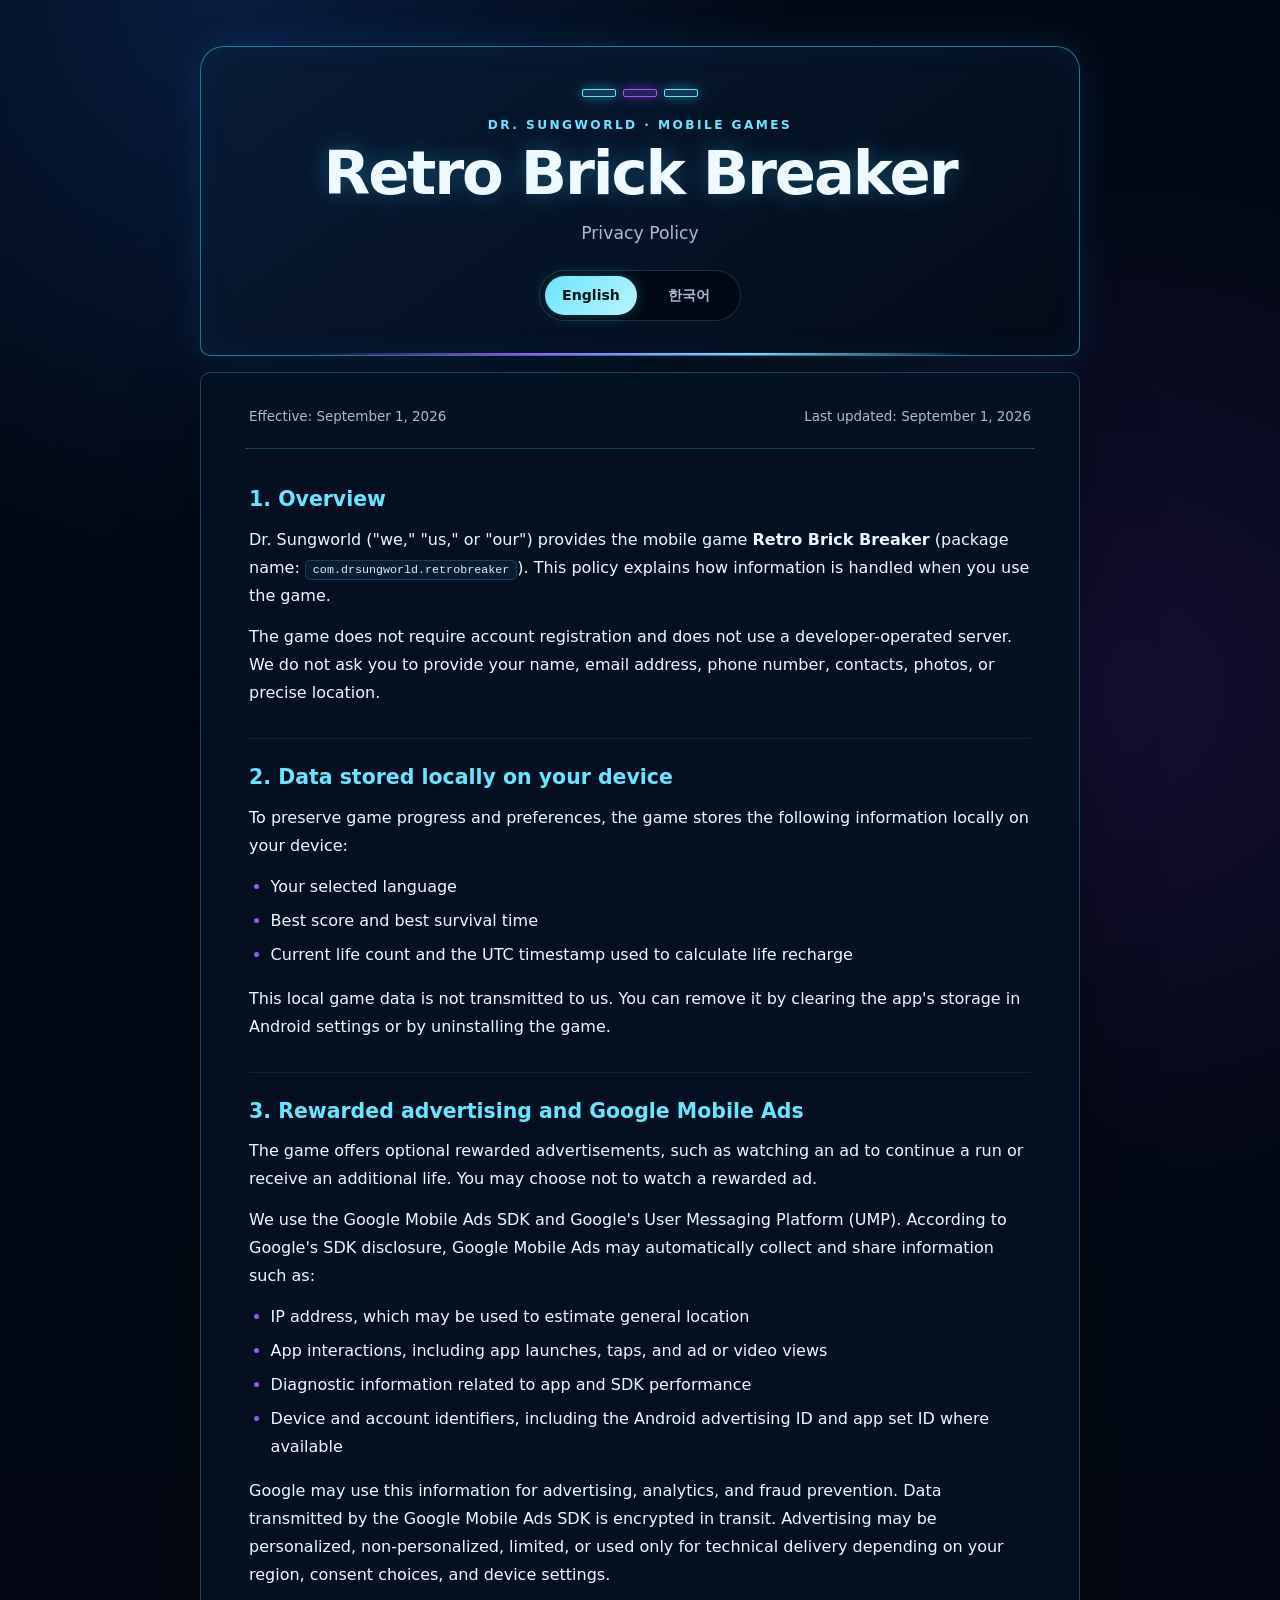
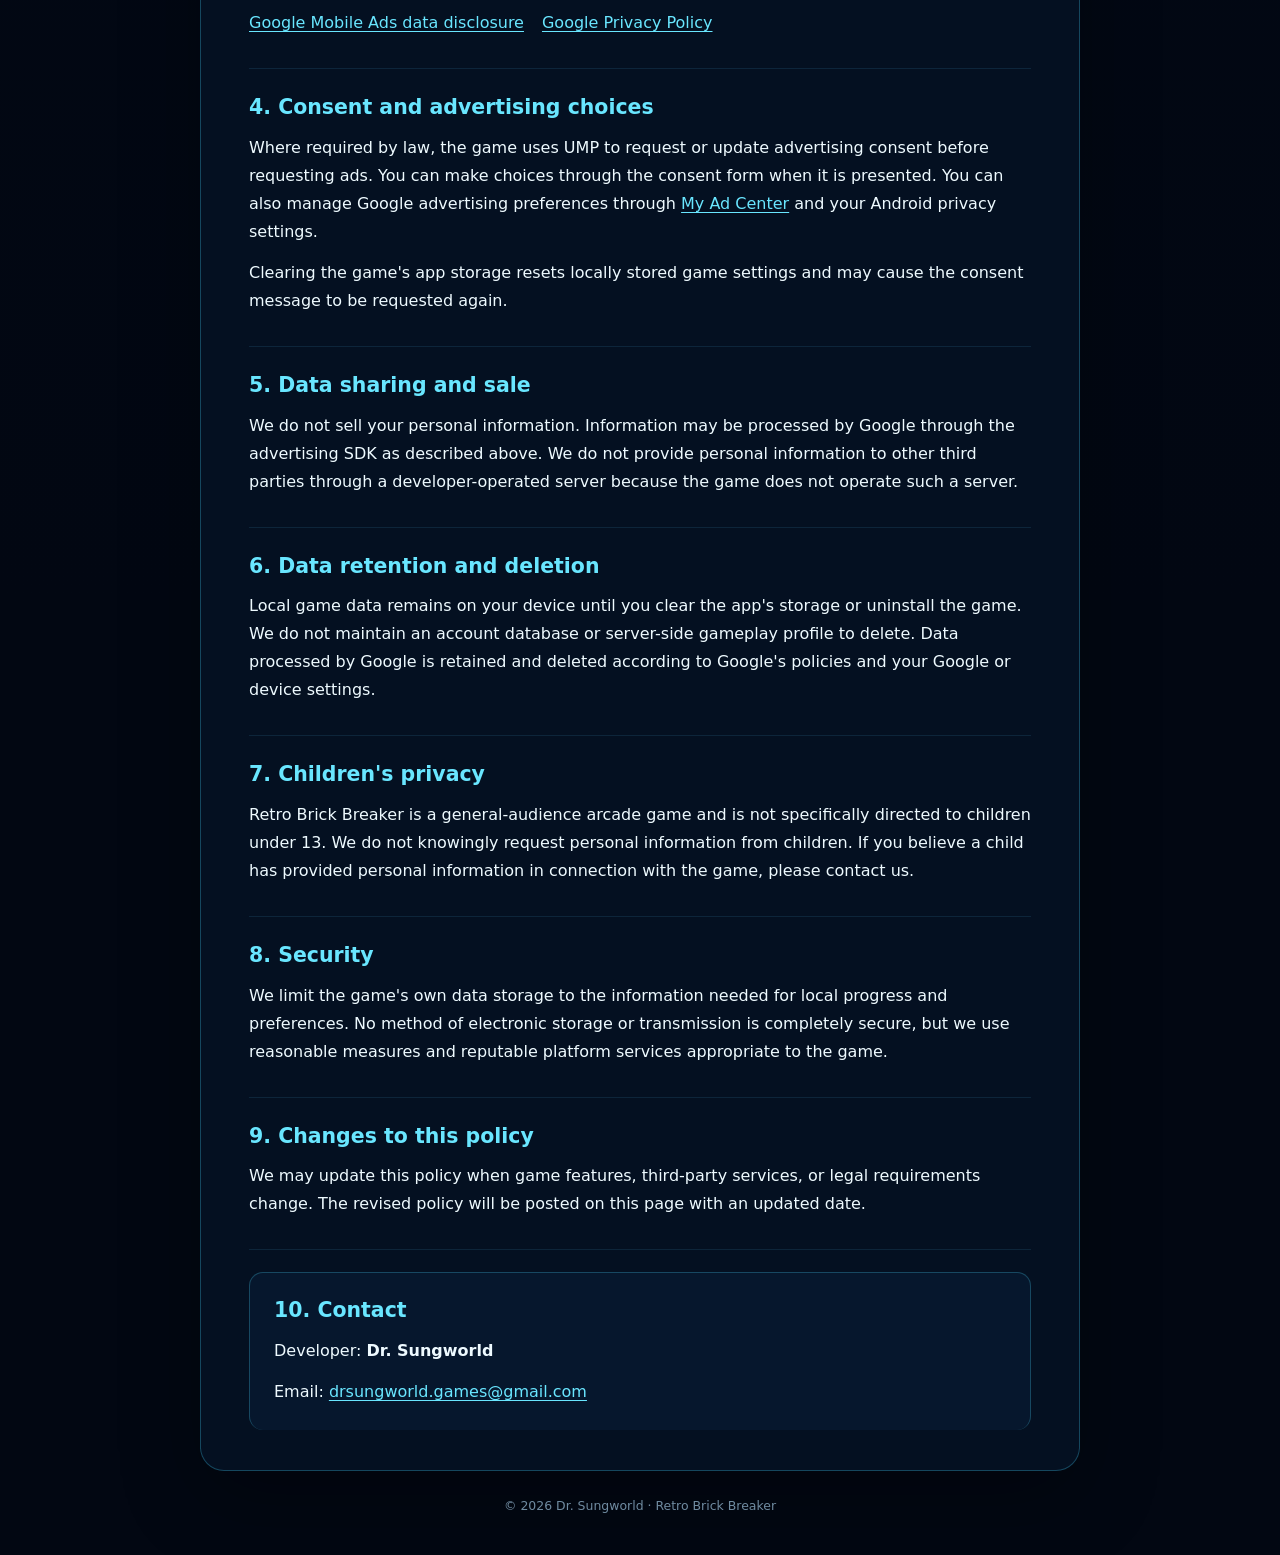
<file: index.html>
<!doctype html>
<html lang="en">
<head>
  <meta charset="utf-8">
  <meta name="viewport" content="width=device-width, initial-scale=1">
  <meta name="color-scheme" content="dark">
  <meta name="description" content="Privacy Policy for Retro Brick Breaker by Dr. Sungworld.">
  <title>Privacy Policy | Retro Brick Breaker</title>
  <link rel="stylesheet" href="styles.css">
</head>
<body>
  <main class="shell">
    <header class="hero">
      <div class="brand-mark" aria-hidden="true"><span></span><span></span><span></span></div>
      <p class="eyebrow">DR. SUNGWORLD · MOBILE GAMES</p>
      <h1>Retro Brick Breaker</h1>
      <p class="subtitle">Privacy Policy</p>
      <nav class="language" aria-label="Language">
        <a class="active" href="index.html" lang="en" aria-current="page">English</a>
        <a href="ko.html" lang="ko">한국어</a>
      </nav>
    </header>

    <article class="policy">
      <div class="meta">
        <span>Effective: September 1, 2026</span>
        <span>Last updated: September 1, 2026</span>
      </div>

      <section>
        <h2>1. Overview</h2>
        <p>Dr. Sungworld ("we," "us," or "our") provides the mobile game <strong>Retro Brick Breaker</strong> (package name: <code>com.drsungworld.retrobreaker</code>). This policy explains how information is handled when you use the game.</p>
        <p>The game does not require account registration and does not use a developer-operated server. We do not ask you to provide your name, email address, phone number, contacts, photos, or precise location.</p>
      </section>

      <section>
        <h2>2. Data stored locally on your device</h2>
        <p>To preserve game progress and preferences, the game stores the following information locally on your device:</p>
        <ul>
          <li>Your selected language</li>
          <li>Best score and best survival time</li>
          <li>Current life count and the UTC timestamp used to calculate life recharge</li>
        </ul>
        <p>This local game data is not transmitted to us. You can remove it by clearing the app's storage in Android settings or by uninstalling the game.</p>
      </section>

      <section>
        <h2>3. Rewarded advertising and Google Mobile Ads</h2>
        <p>The game offers optional rewarded advertisements, such as watching an ad to continue a run or receive an additional life. You may choose not to watch a rewarded ad.</p>
        <p>We use the Google Mobile Ads SDK and Google's User Messaging Platform (UMP). According to Google's SDK disclosure, Google Mobile Ads may automatically collect and share information such as:</p>
        <ul>
          <li>IP address, which may be used to estimate general location</li>
          <li>App interactions, including app launches, taps, and ad or video views</li>
          <li>Diagnostic information related to app and SDK performance</li>
          <li>Device and account identifiers, including the Android advertising ID and app set ID where available</li>
        </ul>
        <p>Google may use this information for advertising, analytics, and fraud prevention. Data transmitted by the Google Mobile Ads SDK is encrypted in transit. Advertising may be personalized, non-personalized, limited, or used only for technical delivery depending on your region, consent choices, and device settings.</p>
        <p class="links"><a href="https://developers.google.com/admob/unity/privacy/play-data-disclosure">Google Mobile Ads data disclosure</a><a href="https://policies.google.com/privacy">Google Privacy Policy</a></p>
      </section>

      <section>
        <h2>4. Consent and advertising choices</h2>
        <p>Where required by law, the game uses UMP to request or update advertising consent before requesting ads. You can make choices through the consent form when it is presented. You can also manage Google advertising preferences through <a href="https://myadcenter.google.com/">My Ad Center</a> and your Android privacy settings.</p>
        <p>Clearing the game's app storage resets locally stored game settings and may cause the consent message to be requested again.</p>
      </section>

      <section>
        <h2>5. Data sharing and sale</h2>
        <p>We do not sell your personal information. Information may be processed by Google through the advertising SDK as described above. We do not provide personal information to other third parties through a developer-operated server because the game does not operate such a server.</p>
      </section>

      <section>
        <h2>6. Data retention and deletion</h2>
        <p>Local game data remains on your device until you clear the app's storage or uninstall the game. We do not maintain an account database or server-side gameplay profile to delete. Data processed by Google is retained and deleted according to Google's policies and your Google or device settings.</p>
      </section>

      <section>
        <h2>7. Children's privacy</h2>
        <p>Retro Brick Breaker is a general-audience arcade game and is not specifically directed to children under 13. We do not knowingly request personal information from children. If you believe a child has provided personal information in connection with the game, please contact us.</p>
      </section>

      <section>
        <h2>8. Security</h2>
        <p>We limit the game's own data storage to the information needed for local progress and preferences. No method of electronic storage or transmission is completely secure, but we use reasonable measures and reputable platform services appropriate to the game.</p>
      </section>

      <section>
        <h2>9. Changes to this policy</h2>
        <p>We may update this policy when game features, third-party services, or legal requirements change. The revised policy will be posted on this page with an updated date.</p>
      </section>

      <section class="contact">
        <h2>10. Contact</h2>
        <p>Developer: <strong>Dr. Sungworld</strong></p>
        <p>Email: <a href="mailto:drsungworld.games@gmail.com">drsungworld.games@gmail.com</a></p>
      </section>
    </article>

    <footer>© 2026 Dr. Sungworld · Retro Brick Breaker</footer>
  </main>
</body>
</html>
</file>
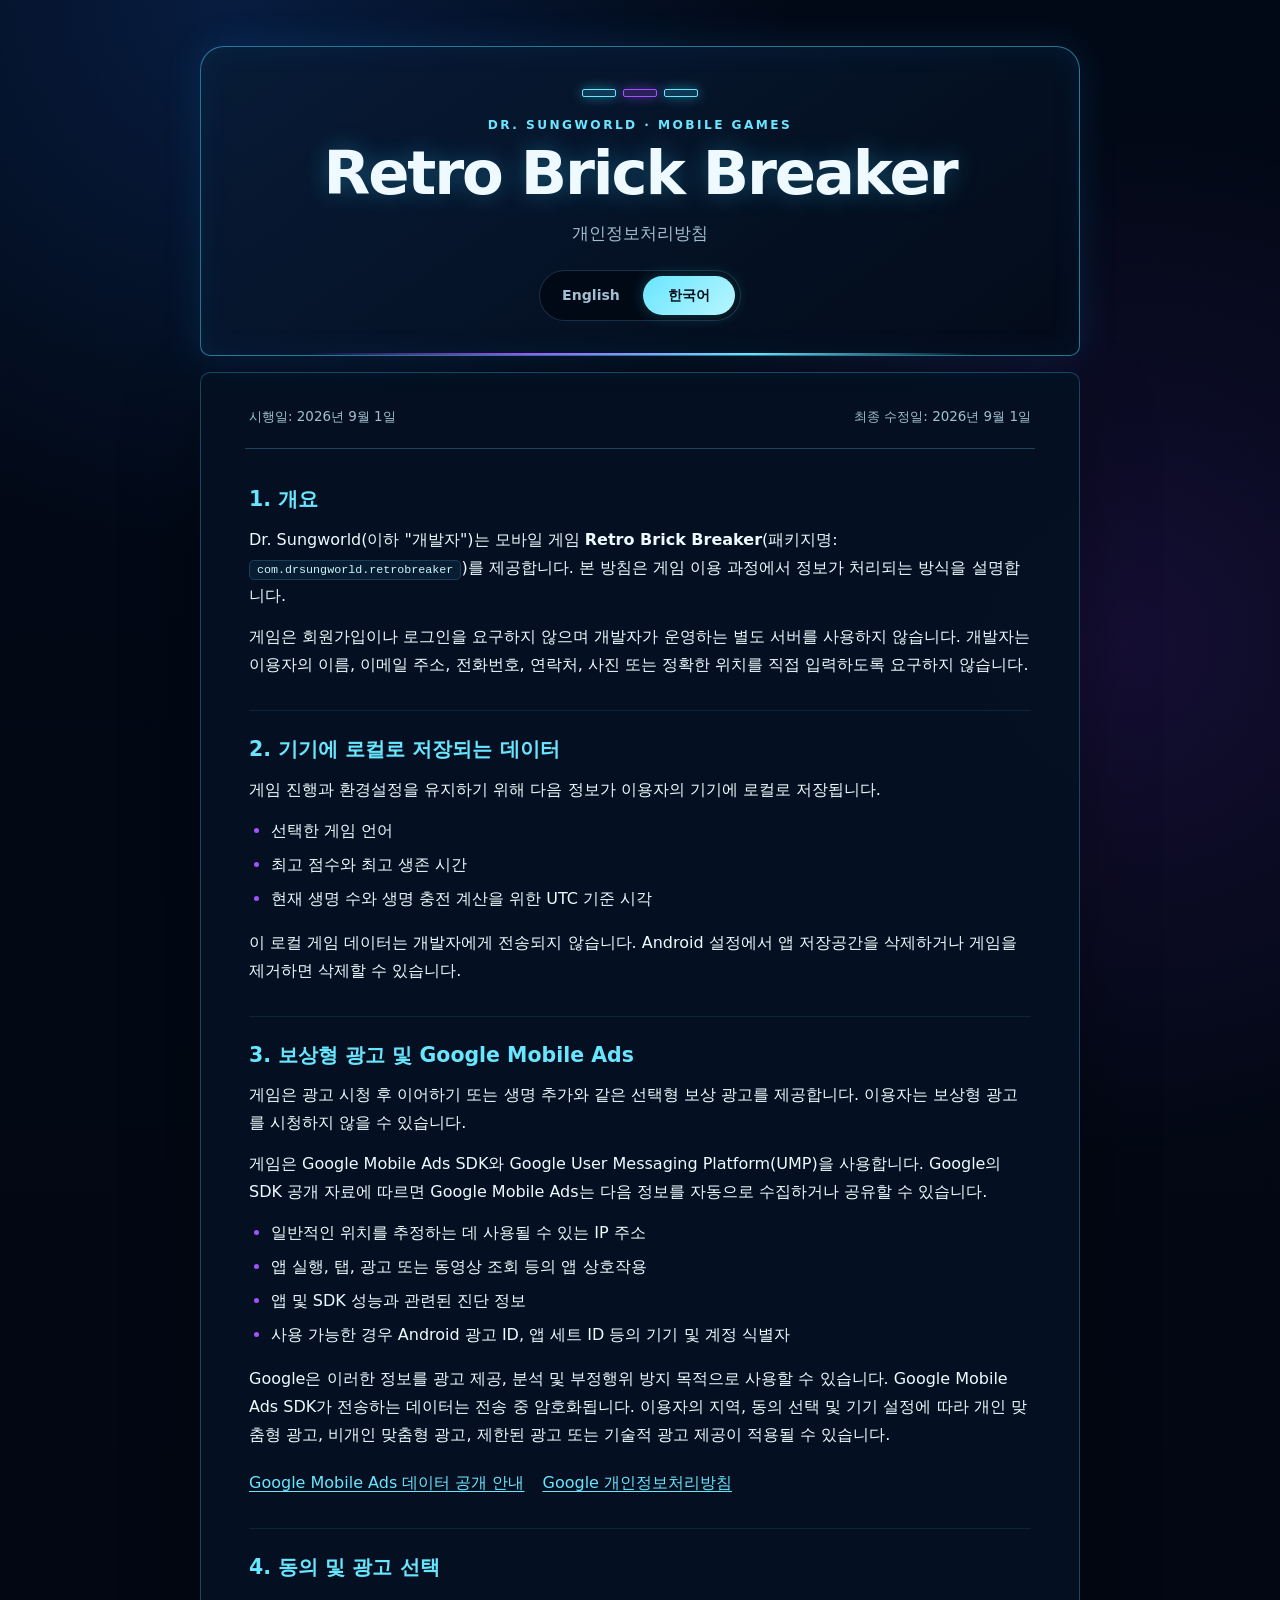
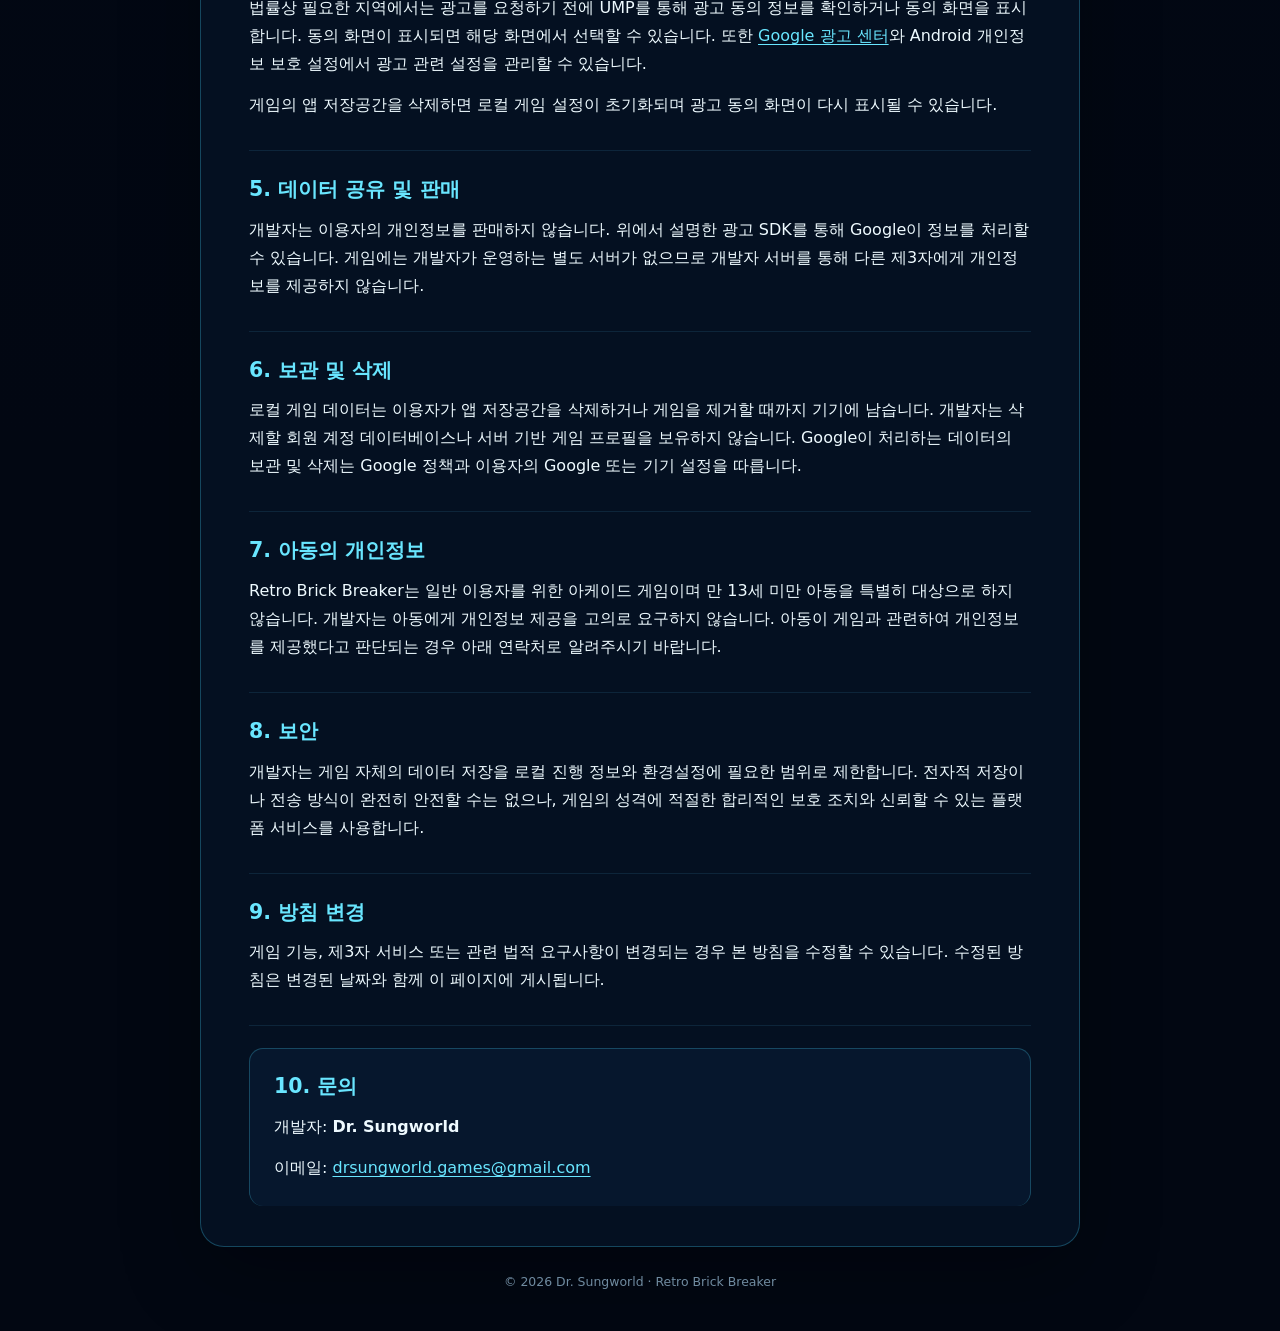
<file: ko.html>
<!doctype html>
<html lang="ko">
<head>
  <meta charset="utf-8">
  <meta name="viewport" content="width=device-width, initial-scale=1">
  <meta name="color-scheme" content="dark">
  <meta name="description" content="Dr. Sungworld의 Retro Brick Breaker 개인정보처리방침입니다.">
  <title>개인정보처리방침 | Retro Brick Breaker</title>
  <link rel="stylesheet" href="styles.css">
</head>
<body>
  <main class="shell">
    <header class="hero">
      <div class="brand-mark" aria-hidden="true"><span></span><span></span><span></span></div>
      <p class="eyebrow">DR. SUNGWORLD · MOBILE GAMES</p>
      <h1>Retro Brick Breaker</h1>
      <p class="subtitle">개인정보처리방침</p>
      <nav class="language" aria-label="언어">
        <a href="index.html" lang="en">English</a>
        <a class="active" href="ko.html" lang="ko" aria-current="page">한국어</a>
      </nav>
    </header>

    <article class="policy">
      <div class="meta">
        <span>시행일: 2026년 9월 1일</span>
        <span>최종 수정일: 2026년 9월 1일</span>
      </div>

      <section>
        <h2>1. 개요</h2>
        <p>Dr. Sungworld(이하 "개발자")는 모바일 게임 <strong>Retro Brick Breaker</strong>(패키지명: <code>com.drsungworld.retrobreaker</code>)를 제공합니다. 본 방침은 게임 이용 과정에서 정보가 처리되는 방식을 설명합니다.</p>
        <p>게임은 회원가입이나 로그인을 요구하지 않으며 개발자가 운영하는 별도 서버를 사용하지 않습니다. 개발자는 이용자의 이름, 이메일 주소, 전화번호, 연락처, 사진 또는 정확한 위치를 직접 입력하도록 요구하지 않습니다.</p>
      </section>

      <section>
        <h2>2. 기기에 로컬로 저장되는 데이터</h2>
        <p>게임 진행과 환경설정을 유지하기 위해 다음 정보가 이용자의 기기에 로컬로 저장됩니다.</p>
        <ul>
          <li>선택한 게임 언어</li>
          <li>최고 점수와 최고 생존 시간</li>
          <li>현재 생명 수와 생명 충전 계산을 위한 UTC 기준 시각</li>
        </ul>
        <p>이 로컬 게임 데이터는 개발자에게 전송되지 않습니다. Android 설정에서 앱 저장공간을 삭제하거나 게임을 제거하면 삭제할 수 있습니다.</p>
      </section>

      <section>
        <h2>3. 보상형 광고 및 Google Mobile Ads</h2>
        <p>게임은 광고 시청 후 이어하기 또는 생명 추가와 같은 선택형 보상 광고를 제공합니다. 이용자는 보상형 광고를 시청하지 않을 수 있습니다.</p>
        <p>게임은 Google Mobile Ads SDK와 Google User Messaging Platform(UMP)을 사용합니다. Google의 SDK 공개 자료에 따르면 Google Mobile Ads는 다음 정보를 자동으로 수집하거나 공유할 수 있습니다.</p>
        <ul>
          <li>일반적인 위치를 추정하는 데 사용될 수 있는 IP 주소</li>
          <li>앱 실행, 탭, 광고 또는 동영상 조회 등의 앱 상호작용</li>
          <li>앱 및 SDK 성능과 관련된 진단 정보</li>
          <li>사용 가능한 경우 Android 광고 ID, 앱 세트 ID 등의 기기 및 계정 식별자</li>
        </ul>
        <p>Google은 이러한 정보를 광고 제공, 분석 및 부정행위 방지 목적으로 사용할 수 있습니다. Google Mobile Ads SDK가 전송하는 데이터는 전송 중 암호화됩니다. 이용자의 지역, 동의 선택 및 기기 설정에 따라 개인 맞춤형 광고, 비개인 맞춤형 광고, 제한된 광고 또는 기술적 광고 제공이 적용될 수 있습니다.</p>
        <p class="links"><a href="https://developers.google.com/admob/unity/privacy/play-data-disclosure">Google Mobile Ads 데이터 공개 안내</a><a href="https://policies.google.com/privacy?hl=ko">Google 개인정보처리방침</a></p>
      </section>

      <section>
        <h2>4. 동의 및 광고 선택</h2>
        <p>법률상 필요한 지역에서는 광고를 요청하기 전에 UMP를 통해 광고 동의 정보를 확인하거나 동의 화면을 표시합니다. 동의 화면이 표시되면 해당 화면에서 선택할 수 있습니다. 또한 <a href="https://myadcenter.google.com/">Google 광고 센터</a>와 Android 개인정보 보호 설정에서 광고 관련 설정을 관리할 수 있습니다.</p>
        <p>게임의 앱 저장공간을 삭제하면 로컬 게임 설정이 초기화되며 광고 동의 화면이 다시 표시될 수 있습니다.</p>
      </section>

      <section>
        <h2>5. 데이터 공유 및 판매</h2>
        <p>개발자는 이용자의 개인정보를 판매하지 않습니다. 위에서 설명한 광고 SDK를 통해 Google이 정보를 처리할 수 있습니다. 게임에는 개발자가 운영하는 별도 서버가 없으므로 개발자 서버를 통해 다른 제3자에게 개인정보를 제공하지 않습니다.</p>
      </section>

      <section>
        <h2>6. 보관 및 삭제</h2>
        <p>로컬 게임 데이터는 이용자가 앱 저장공간을 삭제하거나 게임을 제거할 때까지 기기에 남습니다. 개발자는 삭제할 회원 계정 데이터베이스나 서버 기반 게임 프로필을 보유하지 않습니다. Google이 처리하는 데이터의 보관 및 삭제는 Google 정책과 이용자의 Google 또는 기기 설정을 따릅니다.</p>
      </section>

      <section>
        <h2>7. 아동의 개인정보</h2>
        <p>Retro Brick Breaker는 일반 이용자를 위한 아케이드 게임이며 만 13세 미만 아동을 특별히 대상으로 하지 않습니다. 개발자는 아동에게 개인정보 제공을 고의로 요구하지 않습니다. 아동이 게임과 관련하여 개인정보를 제공했다고 판단되는 경우 아래 연락처로 알려주시기 바랍니다.</p>
      </section>

      <section>
        <h2>8. 보안</h2>
        <p>개발자는 게임 자체의 데이터 저장을 로컬 진행 정보와 환경설정에 필요한 범위로 제한합니다. 전자적 저장이나 전송 방식이 완전히 안전할 수는 없으나, 게임의 성격에 적절한 합리적인 보호 조치와 신뢰할 수 있는 플랫폼 서비스를 사용합니다.</p>
      </section>

      <section>
        <h2>9. 방침 변경</h2>
        <p>게임 기능, 제3자 서비스 또는 관련 법적 요구사항이 변경되는 경우 본 방침을 수정할 수 있습니다. 수정된 방침은 변경된 날짜와 함께 이 페이지에 게시됩니다.</p>
      </section>

      <section class="contact">
        <h2>10. 문의</h2>
        <p>개발자: <strong>Dr. Sungworld</strong></p>
        <p>이메일: <a href="mailto:drsungworld.games@gmail.com">drsungworld.games@gmail.com</a></p>
      </section>
    </article>

    <footer>© 2026 Dr. Sungworld · Retro Brick Breaker</footer>
  </main>
</body>
</html>
</file>
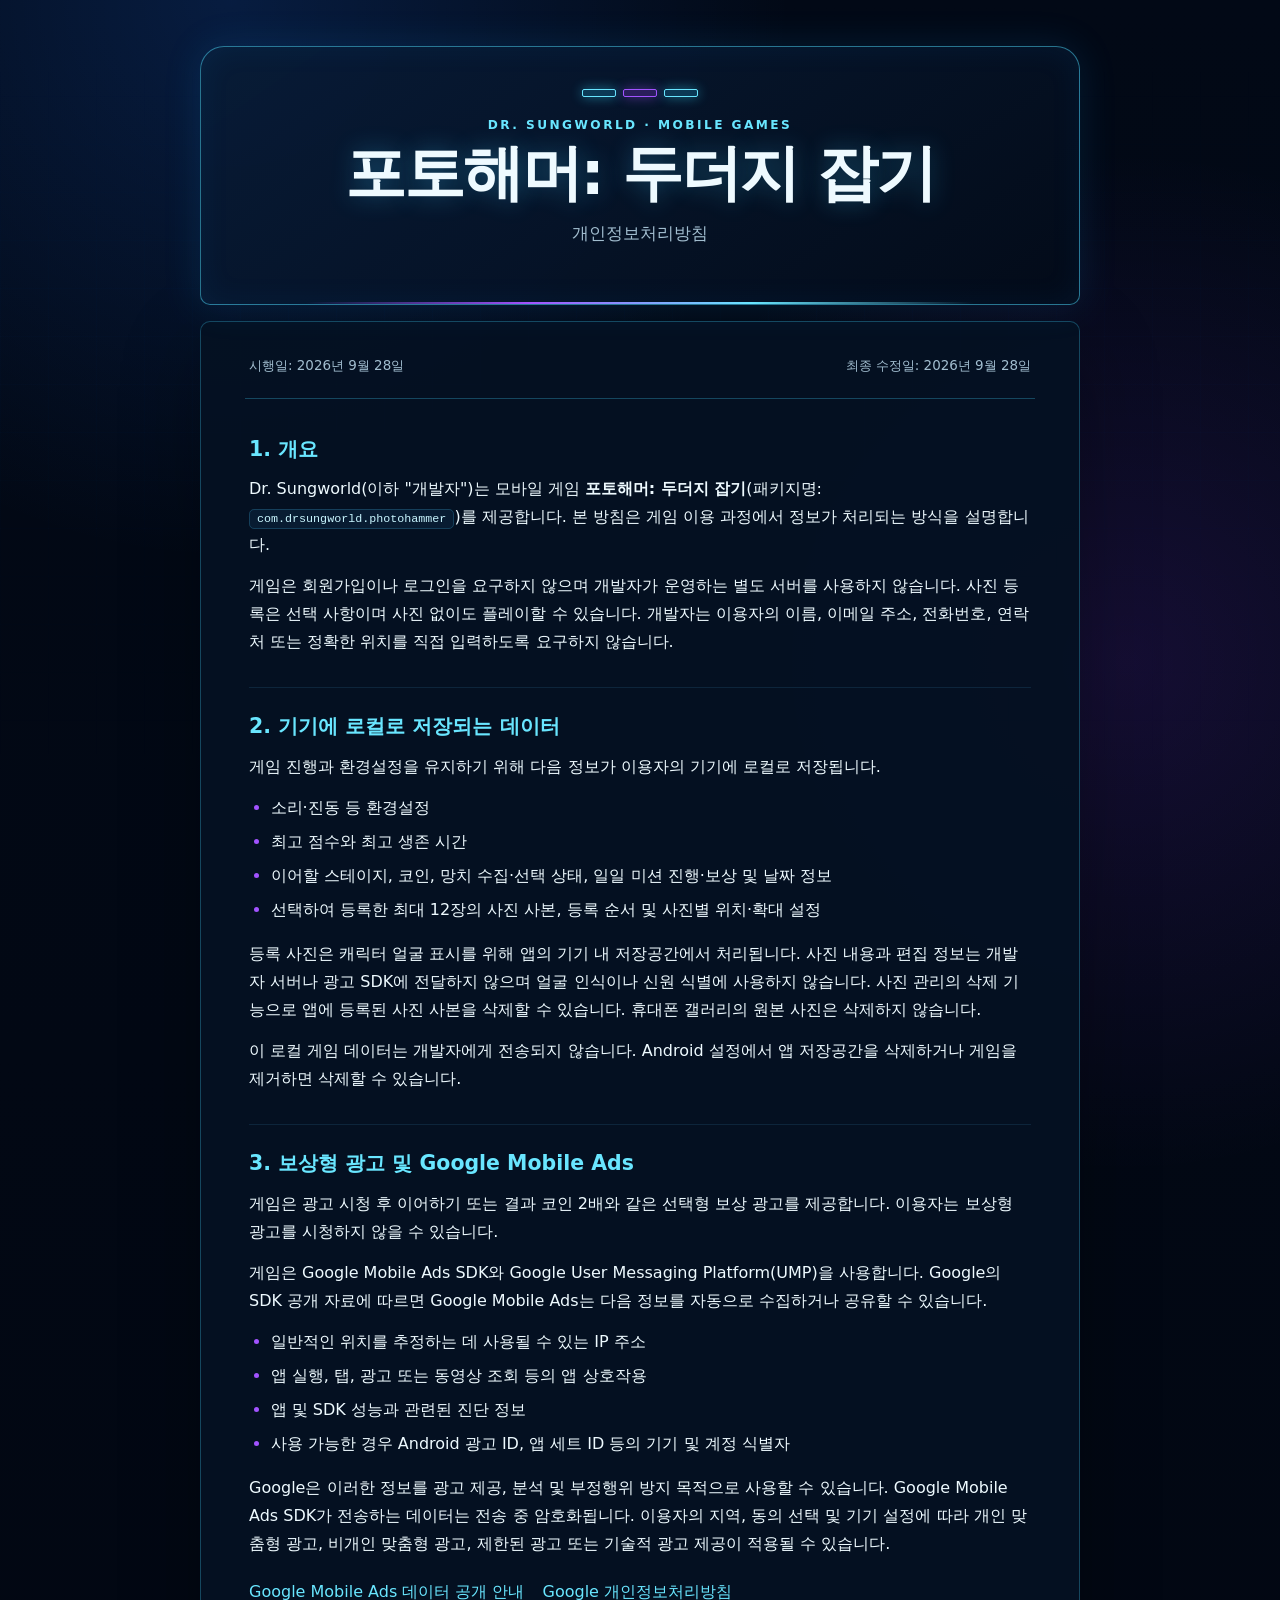
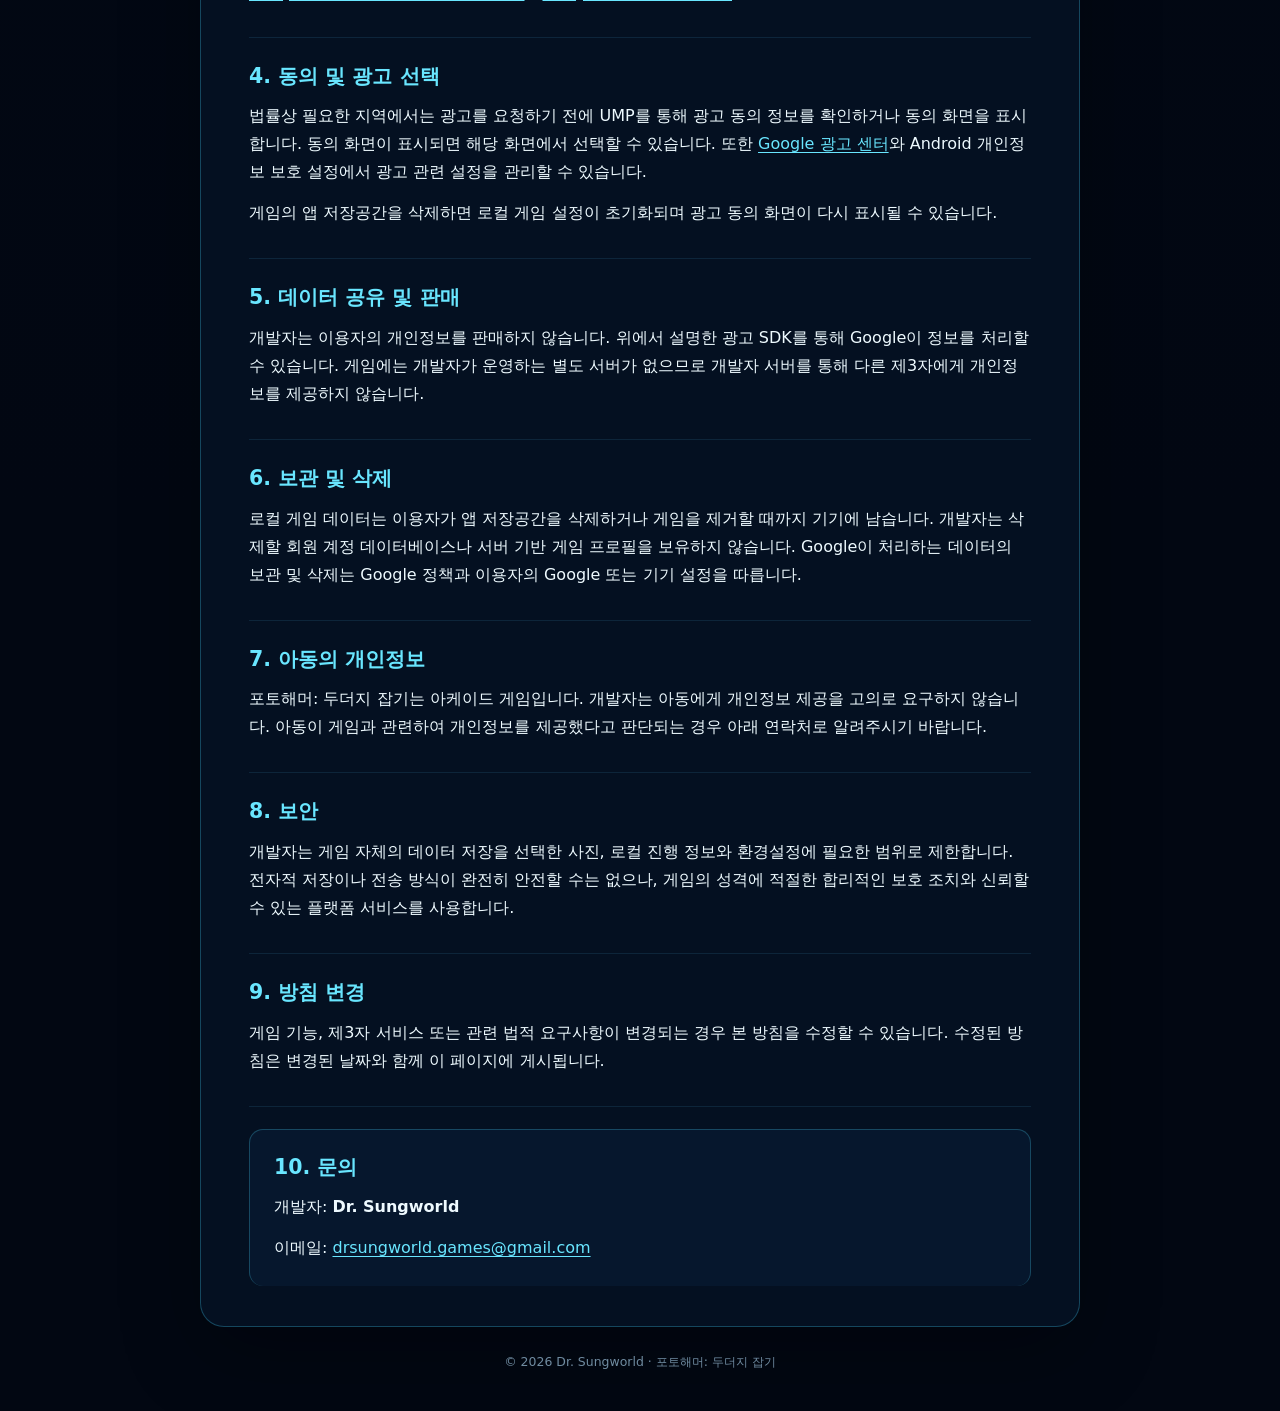
<file: photohammer.html>
<!doctype html>
<html lang="ko">
<head>
  <meta charset="utf-8">
  <meta name="viewport" content="width=device-width, initial-scale=1">
  <meta name="color-scheme" content="dark">
  <meta name="description" content="Dr. Sungworld의 포토해머: 두더지 잡기 개인정보처리방침입니다.">
  <title>개인정보처리방침 | 포토해머: 두더지 잡기</title>
  <link rel="stylesheet" href="styles.css">
</head>
<body>
  <main class="shell">
    <header class="hero">
      <div class="brand-mark" aria-hidden="true"><span></span><span></span><span></span></div>
      <p class="eyebrow">DR. SUNGWORLD · MOBILE GAMES</p>
      <h1>포토해머: 두더지 잡기</h1>
      <p class="subtitle">개인정보처리방침</p>
      
    </header>

    <article class="policy">
      <div class="meta">
        <span>시행일: 2026년 9월 28일</span>
        <span>최종 수정일: 2026년 9월 28일</span>
      </div>

      <section>
        <h2>1. 개요</h2>
        <p>Dr. Sungworld(이하 "개발자")는 모바일 게임 <strong>포토해머: 두더지 잡기</strong>(패키지명: <code>com.drsungworld.photohammer</code>)를 제공합니다. 본 방침은 게임 이용 과정에서 정보가 처리되는 방식을 설명합니다.</p>
        <p>게임은 회원가입이나 로그인을 요구하지 않으며 개발자가 운영하는 별도 서버를 사용하지 않습니다. 사진 등록은 선택 사항이며 사진 없이도 플레이할 수 있습니다. 개발자는 이용자의 이름, 이메일 주소, 전화번호, 연락처 또는 정확한 위치를 직접 입력하도록 요구하지 않습니다.</p>
      </section>

      <section>
        <h2>2. 기기에 로컬로 저장되는 데이터</h2>
        <p>게임 진행과 환경설정을 유지하기 위해 다음 정보가 이용자의 기기에 로컬로 저장됩니다.</p>
        <ul>
          <li>소리·진동 등 환경설정</li>
          <li>최고 점수와 최고 생존 시간</li>
          <li>이어할 스테이지, 코인, 망치 수집·선택 상태, 일일 미션 진행·보상 및 날짜 정보</li><li>선택하여 등록한 최대 12장의 사진 사본, 등록 순서 및 사진별 위치·확대 설정</li>
        </ul>
        <p>등록 사진은 캐릭터 얼굴 표시를 위해 앱의 기기 내 저장공간에서 처리됩니다. 사진 내용과 편집 정보는 개발자 서버나 광고 SDK에 전달하지 않으며 얼굴 인식이나 신원 식별에 사용하지 않습니다. 사진 관리의 삭제 기능으로 앱에 등록된 사진 사본을 삭제할 수 있습니다. 휴대폰 갤러리의 원본 사진은 삭제하지 않습니다.</p><p>이 로컬 게임 데이터는 개발자에게 전송되지 않습니다. Android 설정에서 앱 저장공간을 삭제하거나 게임을 제거하면 삭제할 수 있습니다.</p>
      </section>

      <section>
        <h2>3. 보상형 광고 및 Google Mobile Ads</h2>
        <p>게임은 광고 시청 후 이어하기 또는 결과 코인 2배와 같은 선택형 보상 광고를 제공합니다. 이용자는 보상형 광고를 시청하지 않을 수 있습니다.</p>
        <p>게임은 Google Mobile Ads SDK와 Google User Messaging Platform(UMP)을 사용합니다. Google의 SDK 공개 자료에 따르면 Google Mobile Ads는 다음 정보를 자동으로 수집하거나 공유할 수 있습니다.</p>
        <ul>
          <li>일반적인 위치를 추정하는 데 사용될 수 있는 IP 주소</li>
          <li>앱 실행, 탭, 광고 또는 동영상 조회 등의 앱 상호작용</li>
          <li>앱 및 SDK 성능과 관련된 진단 정보</li>
          <li>사용 가능한 경우 Android 광고 ID, 앱 세트 ID 등의 기기 및 계정 식별자</li>
        </ul>
        <p>Google은 이러한 정보를 광고 제공, 분석 및 부정행위 방지 목적으로 사용할 수 있습니다. Google Mobile Ads SDK가 전송하는 데이터는 전송 중 암호화됩니다. 이용자의 지역, 동의 선택 및 기기 설정에 따라 개인 맞춤형 광고, 비개인 맞춤형 광고, 제한된 광고 또는 기술적 광고 제공이 적용될 수 있습니다.</p>
        <p class="links"><a href="https://developers.google.com/admob/unity/privacy/play-data-disclosure">Google Mobile Ads 데이터 공개 안내</a><a href="https://policies.google.com/privacy?hl=ko">Google 개인정보처리방침</a></p>
      </section>

      <section>
        <h2>4. 동의 및 광고 선택</h2>
        <p>법률상 필요한 지역에서는 광고를 요청하기 전에 UMP를 통해 광고 동의 정보를 확인하거나 동의 화면을 표시합니다. 동의 화면이 표시되면 해당 화면에서 선택할 수 있습니다. 또한 <a href="https://myadcenter.google.com/">Google 광고 센터</a>와 Android 개인정보 보호 설정에서 광고 관련 설정을 관리할 수 있습니다.</p>
        <p>게임의 앱 저장공간을 삭제하면 로컬 게임 설정이 초기화되며 광고 동의 화면이 다시 표시될 수 있습니다.</p>
      </section>

      <section>
        <h2>5. 데이터 공유 및 판매</h2>
        <p>개발자는 이용자의 개인정보를 판매하지 않습니다. 위에서 설명한 광고 SDK를 통해 Google이 정보를 처리할 수 있습니다. 게임에는 개발자가 운영하는 별도 서버가 없으므로 개발자 서버를 통해 다른 제3자에게 개인정보를 제공하지 않습니다.</p>
      </section>

      <section>
        <h2>6. 보관 및 삭제</h2>
        <p>로컬 게임 데이터는 이용자가 앱 저장공간을 삭제하거나 게임을 제거할 때까지 기기에 남습니다. 개발자는 삭제할 회원 계정 데이터베이스나 서버 기반 게임 프로필을 보유하지 않습니다. Google이 처리하는 데이터의 보관 및 삭제는 Google 정책과 이용자의 Google 또는 기기 설정을 따릅니다.</p>
      </section>

      <section>
        <h2>7. 아동의 개인정보</h2>
        <p>포토해머: 두더지 잡기는 아케이드 게임입니다. 개발자는 아동에게 개인정보 제공을 고의로 요구하지 않습니다. 아동이 게임과 관련하여 개인정보를 제공했다고 판단되는 경우 아래 연락처로 알려주시기 바랍니다.</p>
      </section>

      <section>
        <h2>8. 보안</h2>
        <p>개발자는 게임 자체의 데이터 저장을 선택한 사진, 로컬 진행 정보와 환경설정에 필요한 범위로 제한합니다. 전자적 저장이나 전송 방식이 완전히 안전할 수는 없으나, 게임의 성격에 적절한 합리적인 보호 조치와 신뢰할 수 있는 플랫폼 서비스를 사용합니다.</p>
      </section>

      <section>
        <h2>9. 방침 변경</h2>
        <p>게임 기능, 제3자 서비스 또는 관련 법적 요구사항이 변경되는 경우 본 방침을 수정할 수 있습니다. 수정된 방침은 변경된 날짜와 함께 이 페이지에 게시됩니다.</p>
      </section>

      <section class="contact">
        <h2>10. 문의</h2>
        <p>개발자: <strong>Dr. Sungworld</strong></p>
        <p>이메일: <a href="mailto:drsungworld.games@gmail.com">drsungworld.games@gmail.com</a></p>
      </section>
    </article>

    <footer>© 2026 Dr. Sungworld · 포토해머: 두더지 잡기</footer>
  </main>
</body>
</html>
</file>
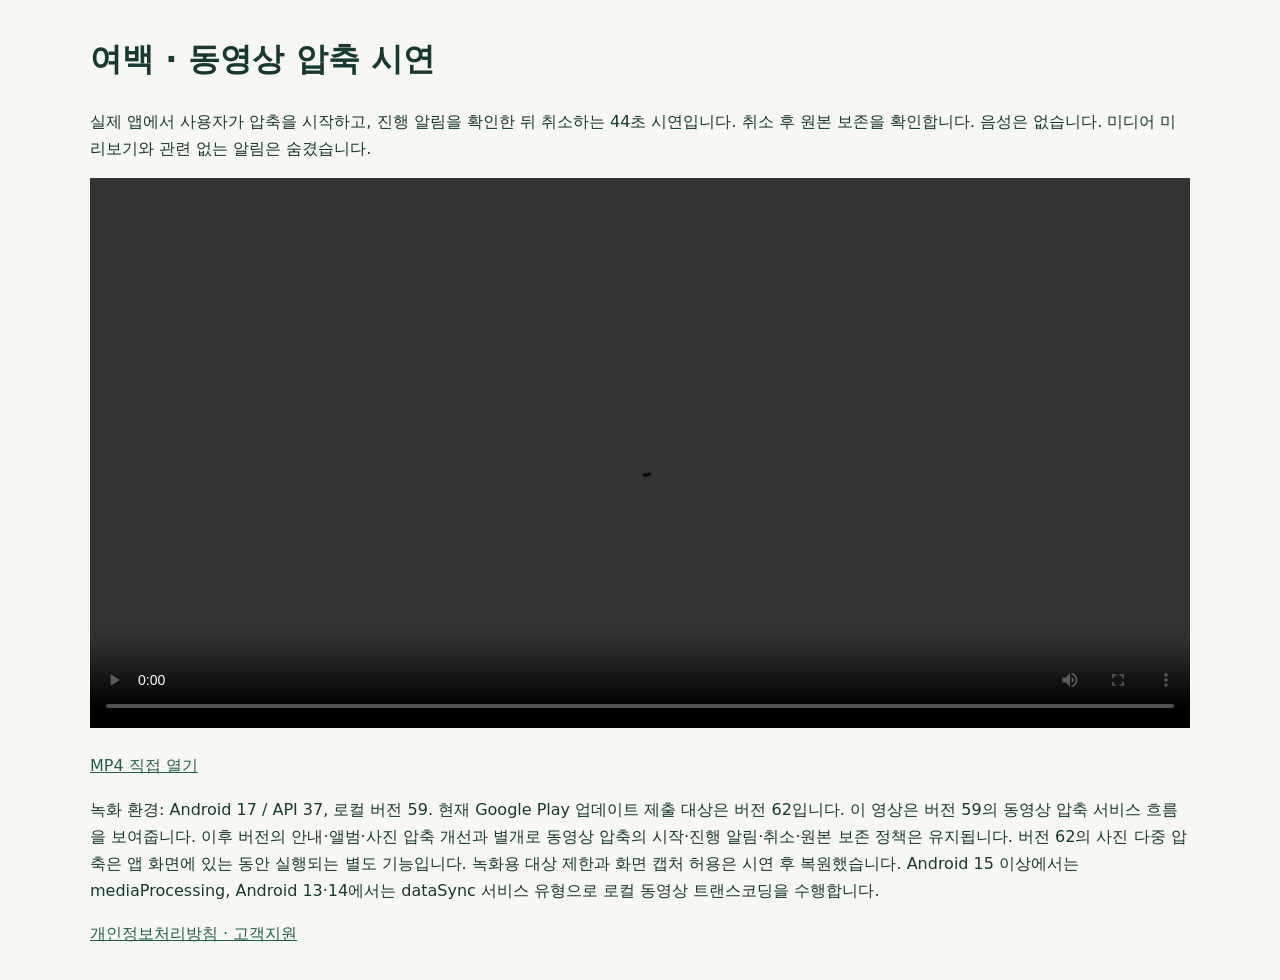
<file: yeobaek-review.html>
<!doctype html><html lang="ko"><meta charset="utf-8"><meta name="viewport" content="width=device-width,initial-scale=1"><title>여백 동영상 압축 시연</title><style>body{max-width:1100px;margin:32px auto;padding:0 20px;font:16px/1.7 system-ui,sans-serif;color:#18392f;background:#f7f8f3}video{width:100%;background:#111}a{color:#245e4c}</style><h1>여백 · 동영상 압축 시연</h1><p>실제 앱에서 사용자가 압축을 시작하고, 진행 알림을 확인한 뒤 취소하는 44초 시연입니다. 취소 후 원본 보존을 확인합니다. 음성은 없습니다. 미디어 미리보기와 관련 없는 알림은 숨겼습니다.</p><video controls preload="metadata" playsinline src="yeobaek-compression-review.mp4"></video><p><a href="yeobaek-compression-review.mp4">MP4 직접 열기</a></p><p>녹화 환경: Android 17 / API 37, 로컬 버전 59. 현재 Google Play 업데이트 제출 대상은 버전 62입니다. 이 영상은 버전 59의 동영상 압축 서비스 흐름을 보여줍니다. 이후 버전의 안내·앨범·사진 압축 개선과 별개로 동영상 압축의 시작·진행 알림·취소·원본 보존 정책은 유지됩니다. 버전 62의 사진 다중 압축은 앱 화면에 있는 동안 실행되는 별도 기능입니다. 녹화용 대상 제한과 화면 캡처 허용은 시연 후 복원했습니다. Android 15 이상에서는 mediaProcessing, Android 13·14에서는 dataSync 서비스 유형으로 로컬 동영상 트랜스코딩을 수행합니다.</p><p><a href="yeobaek.html">개인정보처리방침 · 고객지원</a></p></html>
</file>
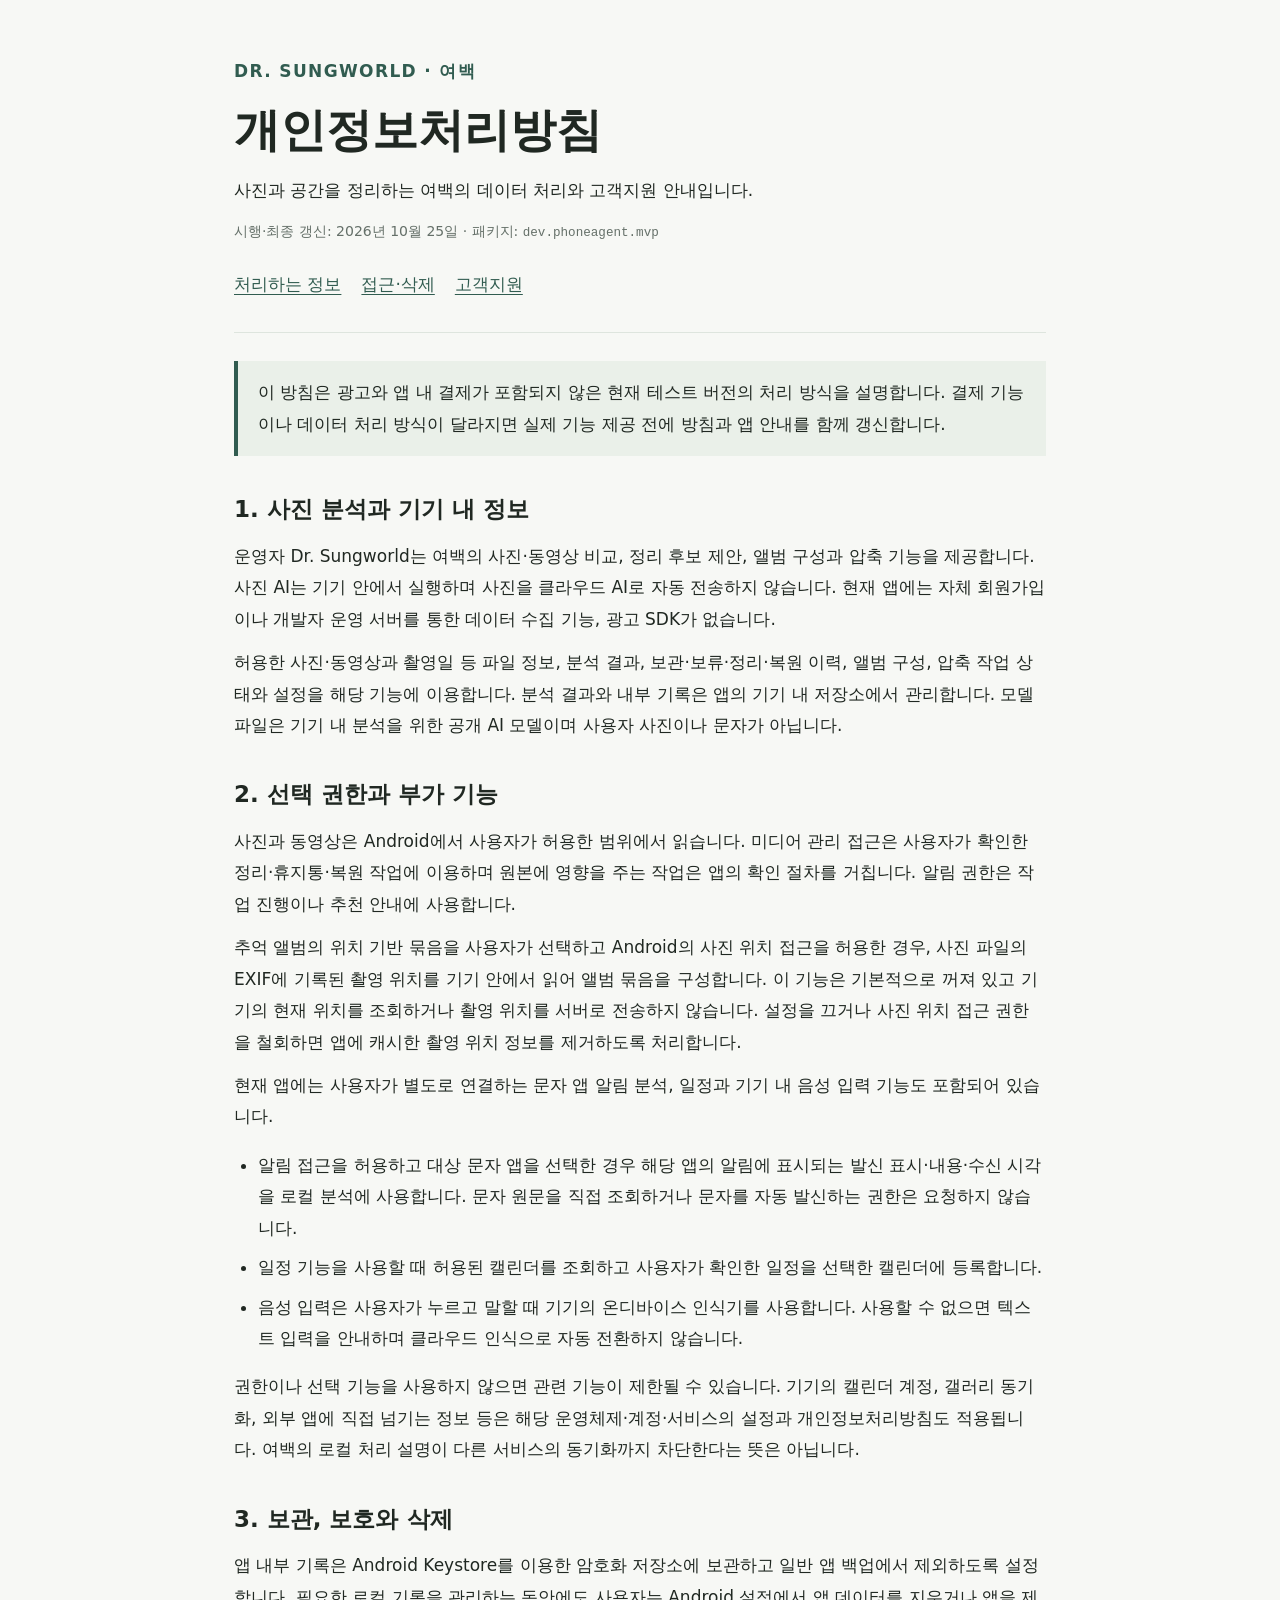
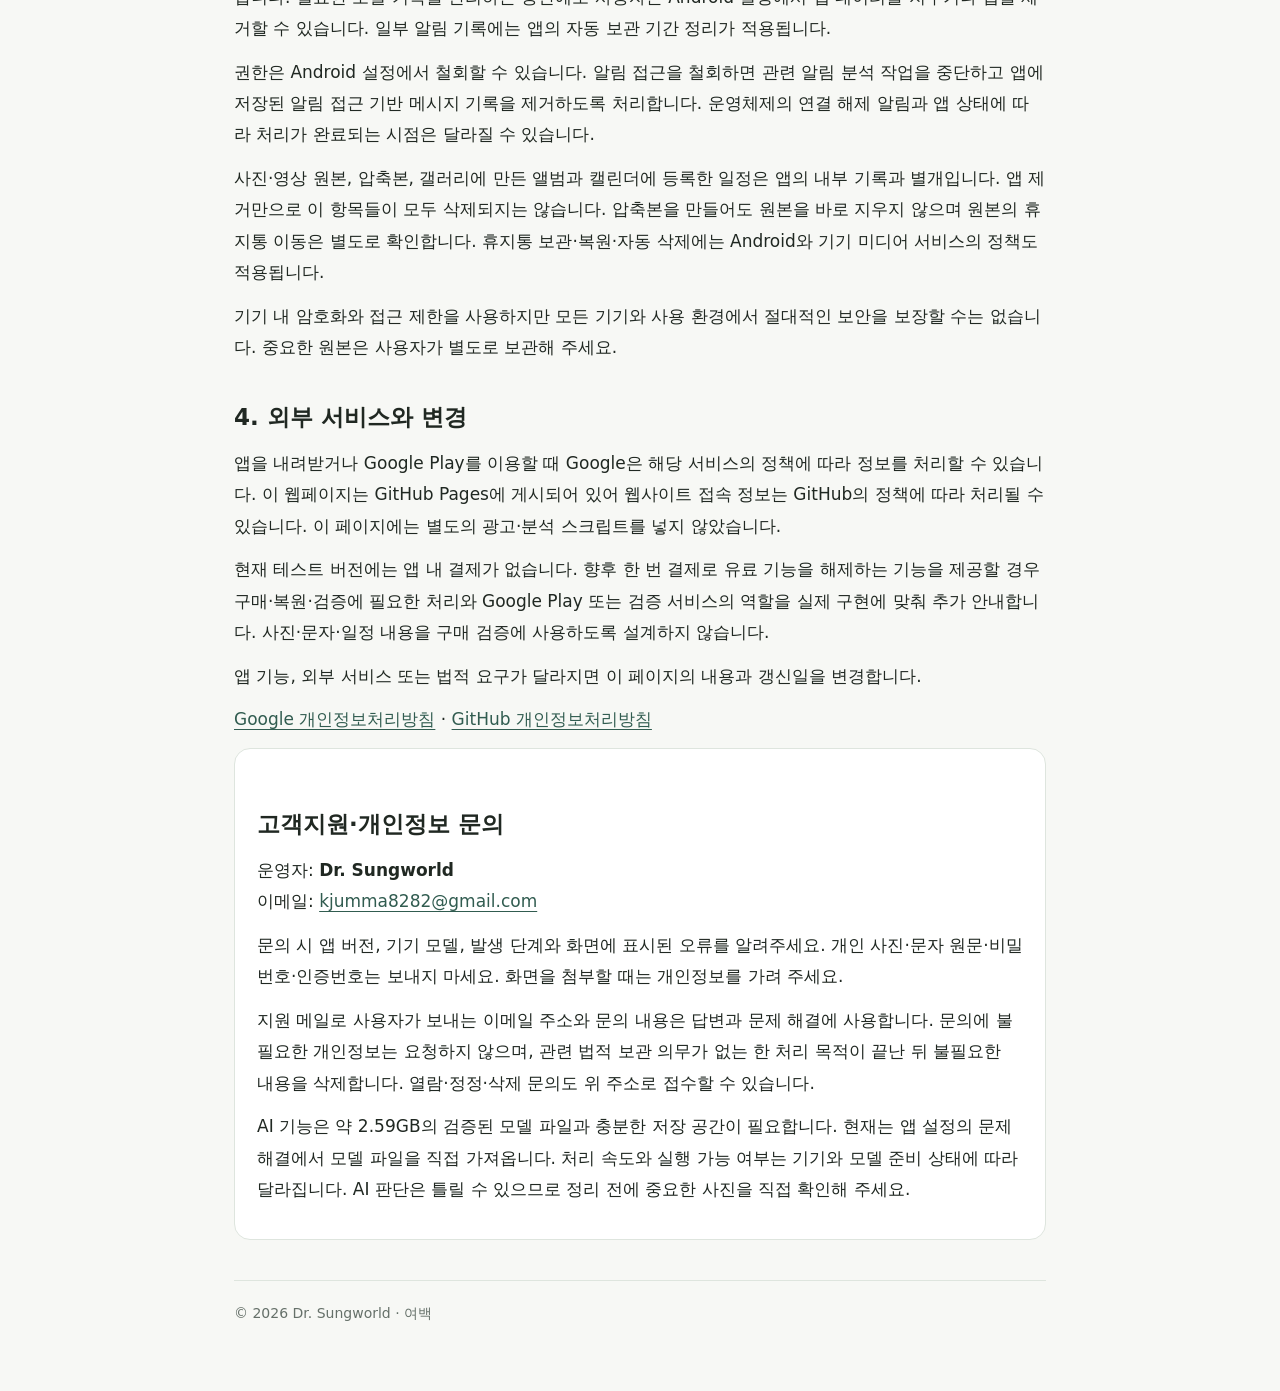
<file: yeobaek.html>
<!doctype html>
<html lang="ko">
<head>
<meta charset="utf-8">
<meta name="viewport" content="width=device-width, initial-scale=1">
<meta name="description" content="여백의 개인정보처리방침과 고객지원 안내. 사진 분석과 로컬 데이터, 선택 권한, 삭제 방법을 안내합니다.">
<title>여백 개인정보처리방침 · 고객지원</title>
<style>
:root{color-scheme:light;--bg:#f7f8f5;--surface:#fff;--text:#202822;--muted:#657069;--accent:#315c50;--border:#dee5de}
*{box-sizing:border-box}body{margin:0;background:var(--bg);color:var(--text);font:17px/1.85 system-ui,-apple-system,"Malgun Gothic",sans-serif}
main{max-width:860px;margin:auto;padding:56px 24px 64px}header{padding-bottom:32px;border-bottom:1px solid var(--border)}.brand{color:var(--accent);font-weight:700;letter-spacing:.08em}
h1{font-size:clamp(30px,6vw,46px);line-height:1.3;margin:14px 0}h2{font-size:23px;line-height:1.5;margin:36px 0 14px}p{margin:12px 0}.meta{color:var(--muted);font-size:14px}nav{display:flex;gap:20px;flex-wrap:wrap;margin-top:24px}
a{color:var(--accent);text-underline-offset:4px}a:focus-visible{outline:3px solid var(--accent);outline-offset:5px}section{scroll-margin-top:24px}ul{padding-left:24px}li{margin:8px 0}
.notice{background:#eaf0e9;border-left:4px solid var(--accent);padding:16px 20px;margin:28px 0}.contact{background:var(--surface);padding:22px;border:1px solid var(--border);border-radius:16px;overflow-wrap:anywhere}code{font-size:.9em;overflow-wrap:anywhere}footer{margin-top:40px;padding-top:20px;border-top:1px solid var(--border);color:var(--muted);font-size:14px}
@media(max-width:480px){main{padding:32px 20px 48px}body{font-size:16px}h2{font-size:21px}}
</style>
</head>
<body>
<main>
<header><div class="brand">DR. SUNGWORLD · 여백</div><h1>개인정보처리방침</h1><p>사진과 공간을 정리하는 여백의 데이터 처리와 고객지원 안내입니다.</p><p class="meta">시행·최종 갱신: 2026년 10월 25일 · 패키지: <code>dev.phoneagent.mvp</code></p><nav aria-label="페이지 안내"><a href="#data">처리하는 정보</a><a href="#control">접근·삭제</a><a href="#support">고객지원</a></nav></header>
<div class="notice">이 방침은 광고와 앱 내 결제가 포함되지 않은 현재 테스트 버전의 처리 방식을 설명합니다. 결제 기능이나 데이터 처리 방식이 달라지면 실제 기능 제공 전에 방침과 앱 안내를 함께 갱신합니다.</div>
<section id="data"><h2>1. 사진 분석과 기기 내 정보</h2><p>운영자 Dr. Sungworld는 여백의 사진·동영상 비교, 정리 후보 제안, 앨범 구성과 압축 기능을 제공합니다. 사진 AI는 기기 안에서 실행하며 사진을 클라우드 AI로 자동 전송하지 않습니다. 현재 앱에는 자체 회원가입이나 개발자 운영 서버를 통한 데이터 수집 기능, 광고 SDK가 없습니다.</p><p>허용한 사진·동영상과 촬영일 등 파일 정보, 분석 결과, 보관·보류·정리·복원 이력, 앨범 구성, 압축 작업 상태와 설정을 해당 기능에 이용합니다. 분석 결과와 내부 기록은 앱의 기기 내 저장소에서 관리합니다. 모델 파일은 기기 내 분석을 위한 공개 AI 모델이며 사용자 사진이나 문자가 아닙니다.</p></section>
<section><h2>2. 선택 권한과 부가 기능</h2><p>사진과 동영상은 Android에서 사용자가 허용한 범위에서 읽습니다. 미디어 관리 접근은 사용자가 확인한 정리·휴지통·복원 작업에 이용하며 원본에 영향을 주는 작업은 앱의 확인 절차를 거칩니다. 알림 권한은 작업 진행이나 추천 안내에 사용합니다.</p><p>추억 앨범의 위치 기반 묶음을 사용자가 선택하고 Android의 사진 위치 접근을 허용한 경우, 사진 파일의 EXIF에 기록된 촬영 위치를 기기 안에서 읽어 앨범 묶음을 구성합니다. 이 기능은 기본적으로 꺼져 있고 기기의 현재 위치를 조회하거나 촬영 위치를 서버로 전송하지 않습니다. 설정을 끄거나 사진 위치 접근 권한을 철회하면 앱에 캐시한 촬영 위치 정보를 제거하도록 처리합니다.</p><p>현재 앱에는 사용자가 별도로 연결하는 문자 앱 알림 분석, 일정과 기기 내 음성 입력 기능도 포함되어 있습니다.</p><ul><li>알림 접근을 허용하고 대상 문자 앱을 선택한 경우 해당 앱의 알림에 표시되는 발신 표시·내용·수신 시각을 로컬 분석에 사용합니다. 문자 원문을 직접 조회하거나 문자를 자동 발신하는 권한은 요청하지 않습니다.</li><li>일정 기능을 사용할 때 허용된 캘린더를 조회하고 사용자가 확인한 일정을 선택한 캘린더에 등록합니다.</li><li>음성 입력은 사용자가 누르고 말할 때 기기의 온디바이스 인식기를 사용합니다. 사용할 수 없으면 텍스트 입력을 안내하며 클라우드 인식으로 자동 전환하지 않습니다.</li></ul><p>권한이나 선택 기능을 사용하지 않으면 관련 기능이 제한될 수 있습니다. 기기의 캘린더 계정, 갤러리 동기화, 외부 앱에 직접 넘기는 정보 등은 해당 운영체제·계정·서비스의 설정과 개인정보처리방침도 적용됩니다. 여백의 로컬 처리 설명이 다른 서비스의 동기화까지 차단한다는 뜻은 아닙니다.</p></section>
<section id="control"><h2>3. 보관, 보호와 삭제</h2><p>앱 내부 기록은 Android Keystore를 이용한 암호화 저장소에 보관하고 일반 앱 백업에서 제외하도록 설정합니다. 필요한 로컬 기록을 관리하는 동안에도 사용자는 Android 설정에서 앱 데이터를 지우거나 앱을 제거할 수 있습니다. 일부 알림 기록에는 앱의 자동 보관 기간 정리가 적용됩니다.</p><p>권한은 Android 설정에서 철회할 수 있습니다. 알림 접근을 철회하면 관련 알림 분석 작업을 중단하고 앱에 저장된 알림 접근 기반 메시지 기록을 제거하도록 처리합니다. 운영체제의 연결 해제 알림과 앱 상태에 따라 처리가 완료되는 시점은 달라질 수 있습니다.</p><p>사진·영상 원본, 압축본, 갤러리에 만든 앨범과 캘린더에 등록한 일정은 앱의 내부 기록과 별개입니다. 앱 제거만으로 이 항목들이 모두 삭제되지는 않습니다. 압축본을 만들어도 원본을 바로 지우지 않으며 원본의 휴지통 이동은 별도로 확인합니다. 휴지통 보관·복원·자동 삭제에는 Android와 기기 미디어 서비스의 정책도 적용됩니다.</p><p>기기 내 암호화와 접근 제한을 사용하지만 모든 기기와 사용 환경에서 절대적인 보안을 보장할 수는 없습니다. 중요한 원본은 사용자가 별도로 보관해 주세요.</p></section>
<section><h2>4. 외부 서비스와 변경</h2><p>앱을 내려받거나 Google Play를 이용할 때 Google은 해당 서비스의 정책에 따라 정보를 처리할 수 있습니다. 이 웹페이지는 GitHub Pages에 게시되어 있어 웹사이트 접속 정보는 GitHub의 정책에 따라 처리될 수 있습니다. 이 페이지에는 별도의 광고·분석 스크립트를 넣지 않았습니다.</p><p>현재 테스트 버전에는 앱 내 결제가 없습니다. 향후 한 번 결제로 유료 기능을 해제하는 기능을 제공할 경우 구매·복원·검증에 필요한 처리와 Google Play 또는 검증 서비스의 역할을 실제 구현에 맞춰 추가 안내합니다. 사진·문자·일정 내용을 구매 검증에 사용하도록 설계하지 않습니다.</p><p>앱 기능, 외부 서비스 또는 법적 요구가 달라지면 이 페이지의 내용과 갱신일을 변경합니다.</p><p><a href="https://policies.google.com/privacy">Google 개인정보처리방침</a> · <a href="https://docs.github.com/site-policy/privacy-policies/github-general-privacy-statement">GitHub 개인정보처리방침</a></p></section>
<section id="support" class="contact"><h2>고객지원·개인정보 문의</h2><p>운영자: <strong>Dr. Sungworld</strong><br>이메일: <a href="mailto:kjumma8282@gmail.com">kjumma8282@gmail.com</a></p><p>문의 시 앱 버전, 기기 모델, 발생 단계와 화면에 표시된 오류를 알려주세요. 개인 사진·문자 원문·비밀번호·인증번호는 보내지 마세요. 화면을 첨부할 때는 개인정보를 가려 주세요.</p><p>지원 메일로 사용자가 보내는 이메일 주소와 문의 내용은 답변과 문제 해결에 사용합니다. 문의에 불필요한 개인정보는 요청하지 않으며, 관련 법적 보관 의무가 없는 한 처리 목적이 끝난 뒤 불필요한 내용을 삭제합니다. 열람·정정·삭제 문의도 위 주소로 접수할 수 있습니다.</p><p>AI 기능은 약 2.59GB의 검증된 모델 파일과 충분한 저장 공간이 필요합니다. 현재는 앱 설정의 문제 해결에서 모델 파일을 직접 가져옵니다. 처리 속도와 실행 가능 여부는 기기와 모델 준비 상태에 따라 달라집니다. AI 판단은 틀릴 수 있으므로 정리 전에 중요한 사진을 직접 확인해 주세요.</p></section>
<footer>© 2026 Dr. Sungworld · 여백</footer>
</main>
</body>
</html>
</file>
<file: styles.css>
:root {
  color-scheme: dark;
  --bg: #020712;
  --panel: rgba(5, 17, 35, 0.94);
  --panel-soft: rgba(9, 27, 50, 0.76);
  --line: rgba(66, 211, 255, 0.28);
  --cyan: #69e6ff;
  --blue: #2d8fff;
  --violet: #a253ff;
  --text: #eefaff;
  --muted: #a2bed0;
  --max: 880px;
}

* { box-sizing: border-box; }

html { scroll-behavior: smooth; }

body {
  margin: 0;
  min-height: 100vh;
  color: var(--text);
  background:
    radial-gradient(circle at 18% 0%, rgba(30, 116, 255, 0.18), transparent 35rem),
    radial-gradient(circle at 88% 22%, rgba(148, 52, 255, 0.13), transparent 32rem),
    linear-gradient(180deg, #020916 0%, var(--bg) 70%);
  font-family: Inter, Pretendard, "Noto Sans KR", system-ui, -apple-system, BlinkMacSystemFont, "Segoe UI", sans-serif;
  line-height: 1.75;
}

body::before {
  content: "";
  position: fixed;
  inset: 0;
  pointer-events: none;
  opacity: 0.18;
  background-image:
    linear-gradient(rgba(57, 154, 255, 0.10) 1px, transparent 1px),
    linear-gradient(90deg, rgba(57, 154, 255, 0.10) 1px, transparent 1px);
  background-size: 48px 48px;
  mask-image: linear-gradient(to bottom, transparent, black 38%, transparent 96%);
}

a { color: var(--cyan); text-underline-offset: 3px; }
a:hover { color: white; }

.shell {
  position: relative;
  width: min(calc(100% - 32px), var(--max));
  margin: 0 auto;
  padding: 46px 0 38px;
}

.hero {
  position: relative;
  overflow: hidden;
  padding: 42px 28px 34px;
  text-align: center;
  border: 1px solid rgba(77, 220, 255, 0.5);
  border-radius: 24px 24px 10px 10px;
  background: linear-gradient(145deg, rgba(8, 28, 55, 0.96), rgba(3, 11, 25, 0.98));
  box-shadow: 0 0 38px rgba(34, 160, 255, 0.13), inset 0 0 32px rgba(28, 139, 255, 0.07);
}

.hero::after {
  content: "";
  position: absolute;
  left: 12%;
  right: 12%;
  bottom: 0;
  height: 2px;
  background: linear-gradient(90deg, transparent, var(--violet), var(--cyan), transparent);
}

.brand-mark {
  display: flex;
  justify-content: center;
  gap: 7px;
  margin-bottom: 18px;
}

.brand-mark span {
  width: 34px;
  height: 8px;
  border: 1px solid var(--cyan);
  border-radius: 2px;
  background: rgba(34, 163, 213, 0.26);
  box-shadow: 0 0 12px rgba(53, 220, 255, 0.48);
}

.brand-mark span:nth-child(2) {
  border-color: var(--violet);
  background: rgba(137, 57, 220, 0.28);
  box-shadow: 0 0 12px rgba(162, 83, 255, 0.48);
}

.eyebrow {
  margin: 0 0 6px;
  color: var(--cyan);
  font-size: 0.76rem;
  font-weight: 750;
  letter-spacing: 0.2em;
}

h1 {
  margin: 0;
  font-size: clamp(2rem, 7vw, 3.8rem);
  line-height: 1.05;
  letter-spacing: -0.035em;
  text-shadow: 0 0 24px rgba(55, 201, 255, 0.32);
}

.subtitle {
  margin: 12px 0 22px;
  color: var(--muted);
  font-size: 1.08rem;
}

.language {
  display: inline-flex;
  gap: 6px;
  padding: 5px;
  border: 1px solid rgba(98, 190, 234, 0.22);
  border-radius: 999px;
  background: rgba(0, 6, 17, 0.7);
}

.language a {
  min-width: 92px;
  padding: 7px 14px;
  color: var(--muted);
  text-decoration: none;
  border-radius: 999px;
  font-size: 0.88rem;
  font-weight: 700;
}

.language a.active {
  color: #01101a;
  background: linear-gradient(135deg, var(--cyan), #b8f5ff);
  box-shadow: 0 0 16px rgba(74, 222, 255, 0.24);
}

.policy {
  margin-top: 16px;
  padding: 16px clamp(20px, 5vw, 48px) 40px;
  border: 1px solid var(--line);
  border-radius: 10px 10px 24px 24px;
  background: var(--panel);
  box-shadow: 0 26px 80px rgba(0, 0, 0, 0.28);
}

.meta {
  display: flex;
  flex-wrap: wrap;
  justify-content: space-between;
  gap: 10px 20px;
  margin: 0 -4px 12px;
  padding: 16px 4px 20px;
  color: var(--muted);
  border-bottom: 1px solid var(--line);
  font-size: 0.84rem;
}

section {
  padding: 25px 0 18px;
  border-bottom: 1px solid rgba(70, 160, 211, 0.14);
}

section:last-child { border-bottom: 0; }

h2 {
  margin: 0 0 12px;
  color: var(--cyan);
  font-size: clamp(1.05rem, 3vw, 1.28rem);
  line-height: 1.35;
}

p { margin: 0 0 13px; }

ul {
  margin: 10px 0 16px;
  padding-left: 1.35rem;
}

li { margin: 6px 0; }
li::marker { color: var(--violet); }

code {
  padding: 2px 7px;
  color: #c9f6ff;
  border: 1px solid rgba(74, 206, 255, 0.2);
  border-radius: 5px;
  background: rgba(40, 130, 180, 0.11);
  font-size: 0.9em;
}

.links {
  display: flex;
  flex-wrap: wrap;
  gap: 10px 18px;
  margin-top: 20px;
}

.contact {
  margin-top: 22px;
  padding: 24px;
  border: 1px solid rgba(76, 220, 255, 0.25);
  border-radius: 14px;
  background: var(--panel-soft);
}

.contact p:last-child { margin-bottom: 0; }

footer {
  padding: 24px 10px 0;
  color: #6f8ba0;
  text-align: center;
  font-size: 0.78rem;
}

@media (max-width: 520px) {
  .shell { width: min(calc(100% - 20px), var(--max)); padding-top: 18px; }
  .hero { padding: 32px 18px 28px; border-radius: 18px 18px 8px 8px; }
  .policy { padding: 10px 18px 28px; border-radius: 8px 8px 18px 18px; }
  .meta { display: grid; }
  .contact { padding: 19px; }
  code { overflow-wrap: anywhere; }
}

@media (prefers-reduced-motion: reduce) {
  html { scroll-behavior: auto; }
}
</file>
